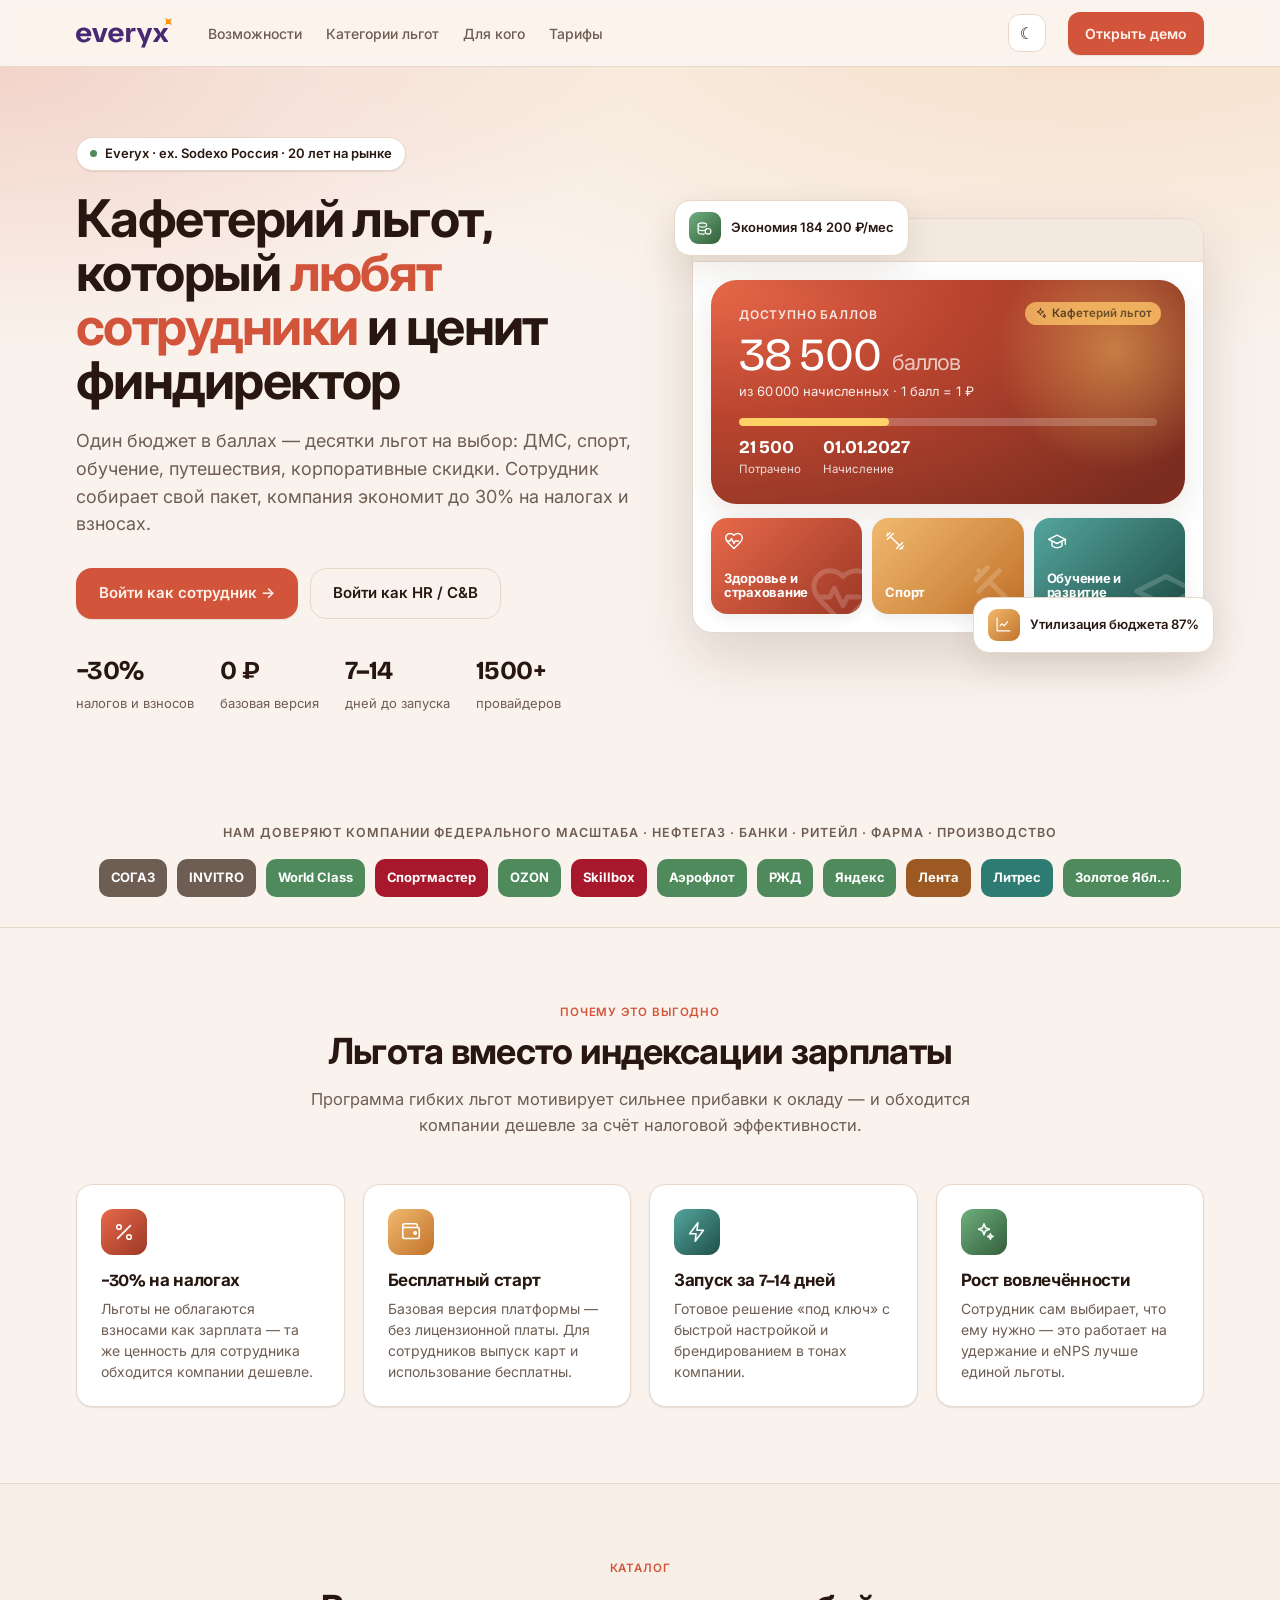
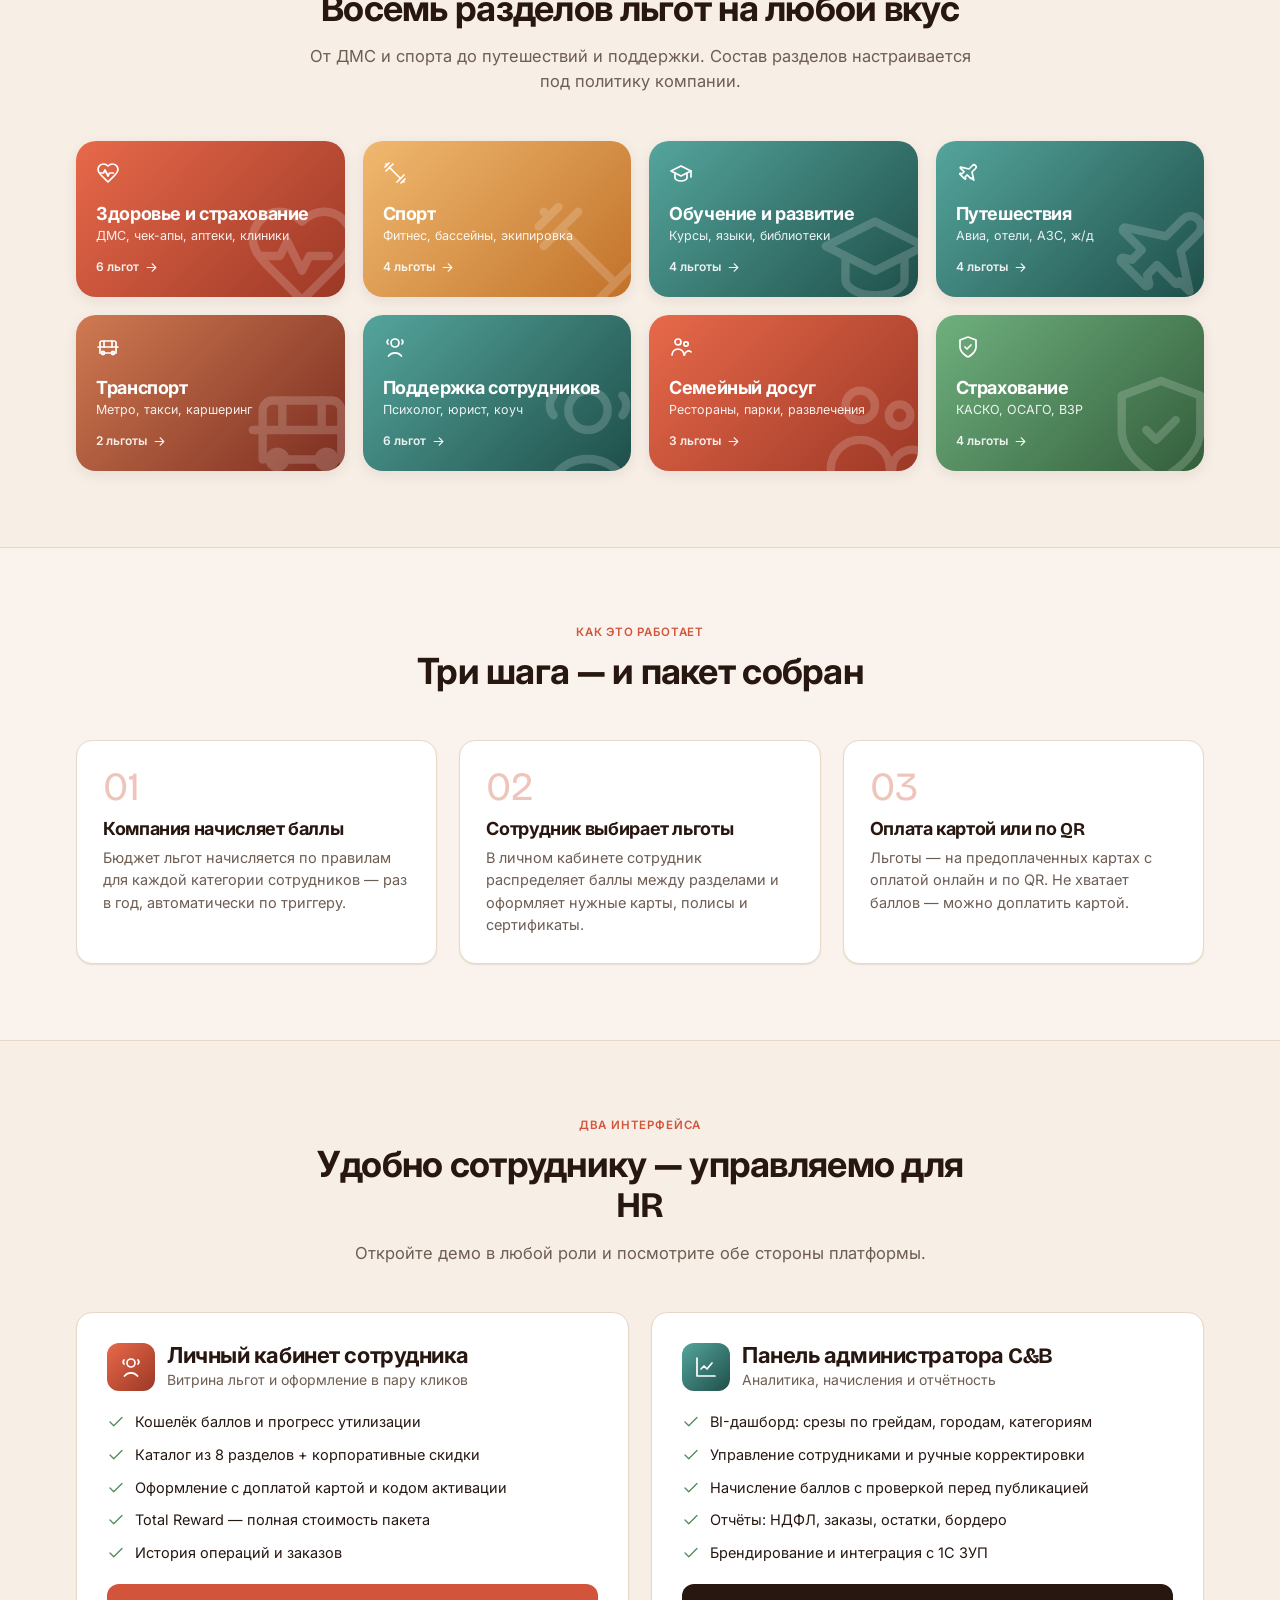
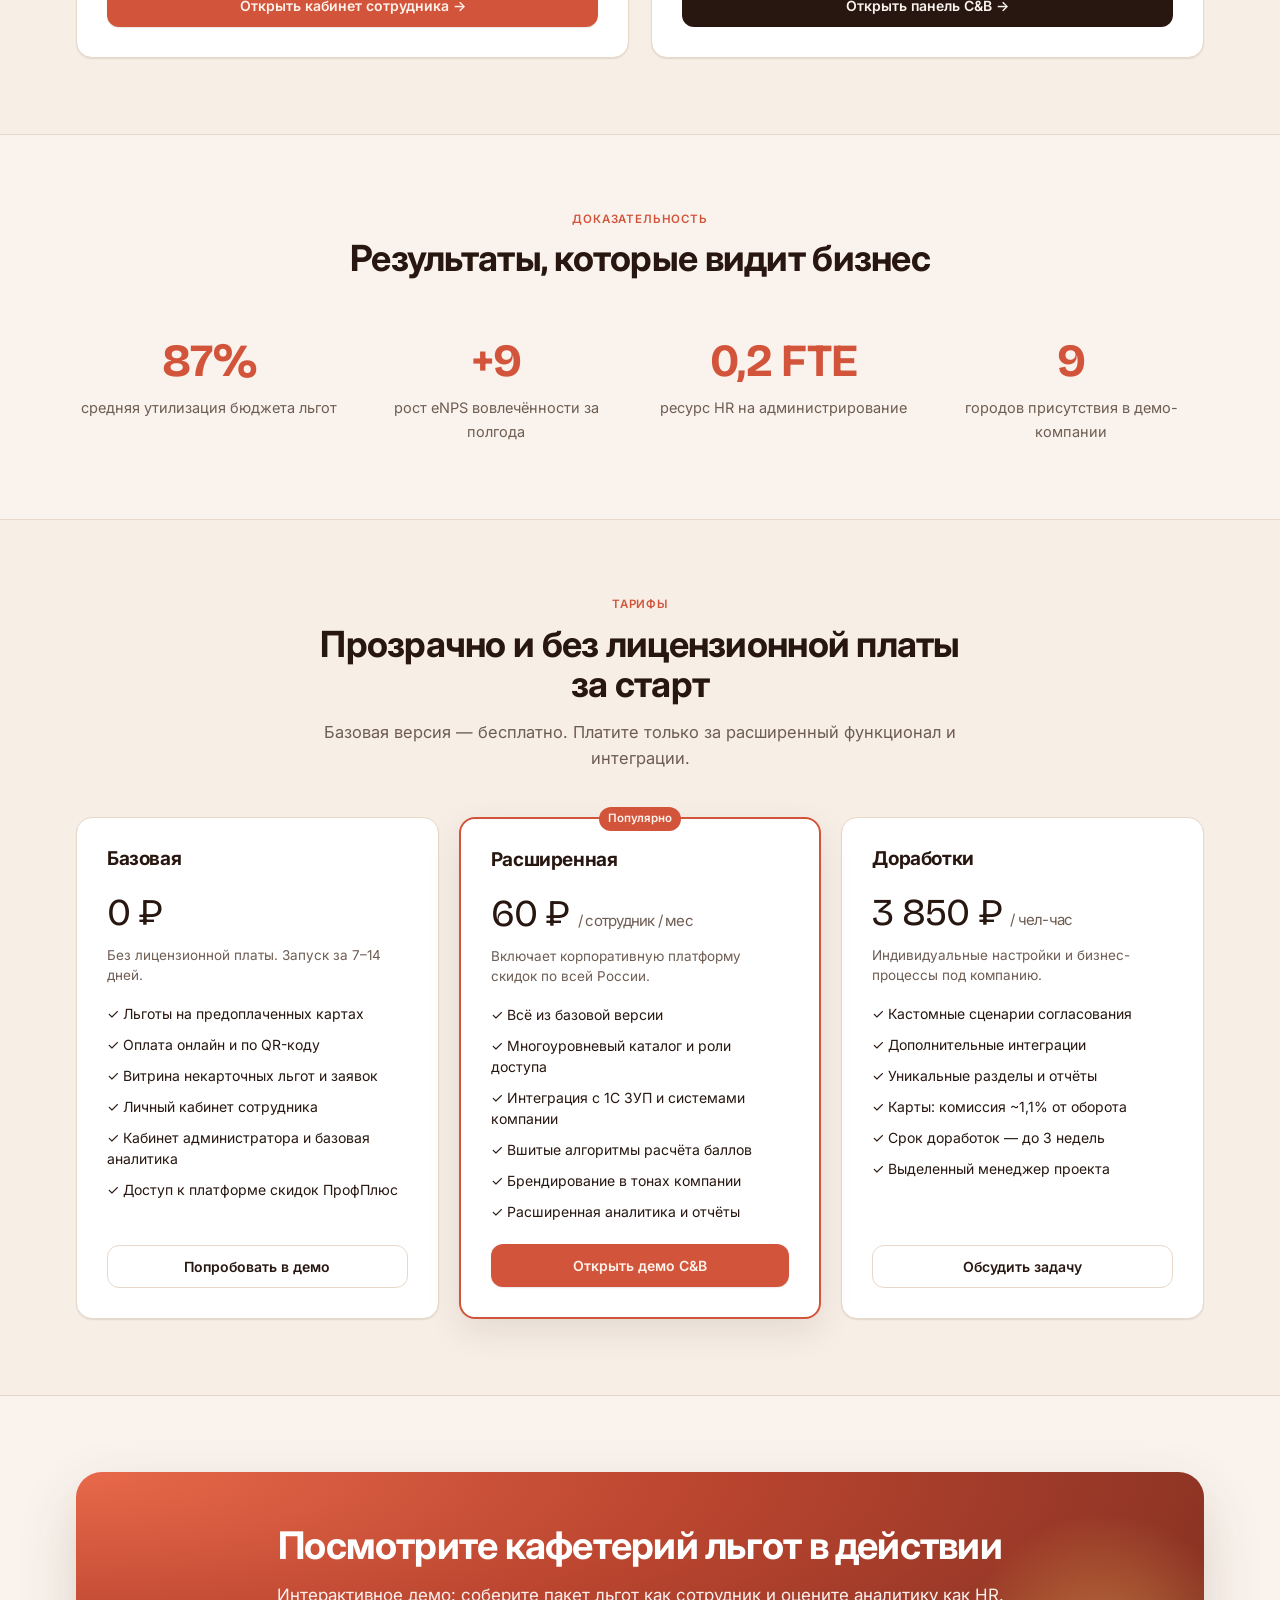
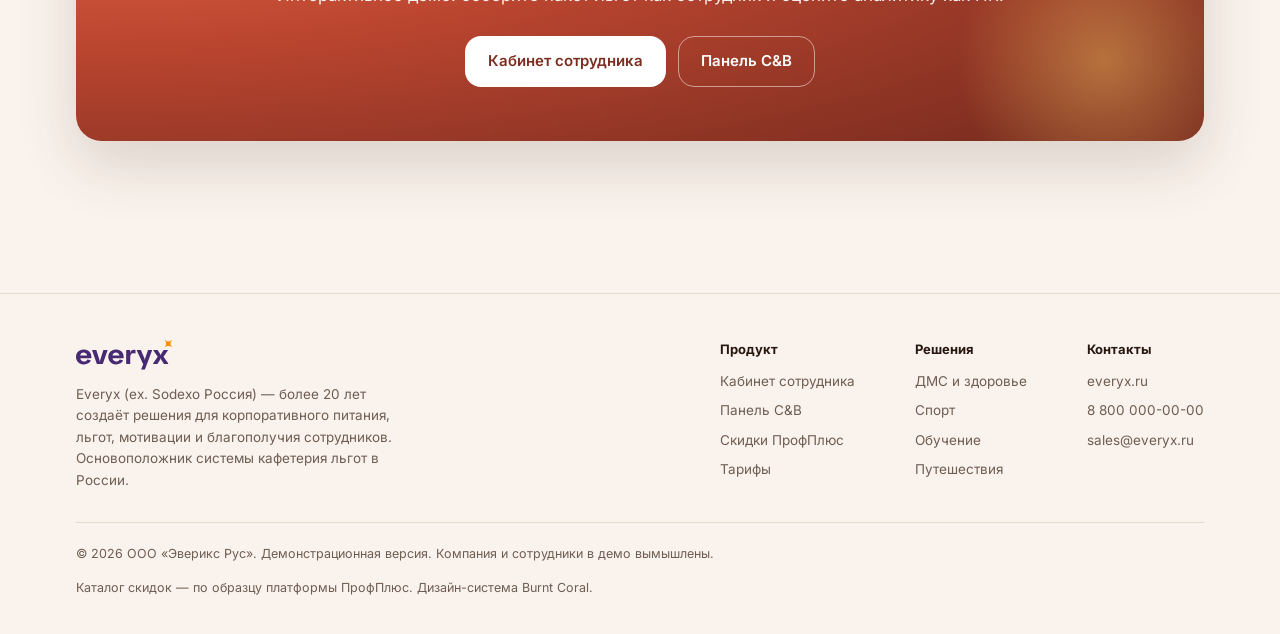
<file: index.html>
<!DOCTYPE html>
<html lang="ru">
<head>
  <meta charset="UTF-8" />
  <meta name="viewport" content="width=device-width, initial-scale=1.0" />
  <title>Everyx · Кафетерий льгот — платформа гибких льгот для сотрудников</title>
  <meta name="description" content="Everyx (ex. Sodexo Россия) — платформа гибких льгот: кафетерий льгот, корпоративные скидки, ДМС, спорт, обучение и путешествия. Бесплатная базовая версия, экономия до 30% на налогах." />
  <link rel="icon" href="assets/img/favicon.svg" />
  <link rel="preconnect" href="https://fonts.googleapis.com" />
  <link rel="preconnect" href="https://fonts.gstatic.com" crossorigin />
  <link href="https://fonts.googleapis.com/css2?family=Inter:wght@400;500;600;700&family=Bricolage+Grotesque:opsz,wght@12..96,500;12..96,600;12..96,700&family=JetBrains+Mono:wght@500&display=swap" rel="stylesheet" />
  <link rel="stylesheet" href="assets/css/tokens.css" />
  <link rel="stylesheet" href="assets/css/app.css" />
  <style>
    .l-wrap { max-width: 1180px; margin: 0 auto; padding: 0 26px; }
    section { margin: 0; }

    /* nav */
    .l-nav { position: sticky; top: 0; z-index: 50; backdrop-filter: saturate(1.4) blur(10px);
      background: color-mix(in srgb,var(--background) 82%, transparent); border-bottom: 1px solid var(--border); }
    .l-nav-in { display: flex; align-items: center; gap: 22px; height: 66px; }
    .l-nav .logo { height: 30px; }
    .l-nav-links { display: flex; gap: 24px; margin-left: 14px; }
    .l-nav-links a { font-size: 14px; font-weight: 500; color: var(--muted-foreground); }
    .l-nav-links a:hover { color: var(--foreground); }

    /* hero */
    .l-hero { position: relative; overflow: hidden; padding: 70px 0 80px;
      background:
        radial-gradient(120% 90% at 85% -10%, color-mix(in srgb,var(--honey) 26%, transparent), transparent 55%),
        radial-gradient(100% 80% at 0% 0%, color-mix(in srgb,var(--primary) 20%, transparent), transparent 50%); }
    .l-hero-grid { display: grid; grid-template-columns: 1.05fr .95fr; gap: 50px; align-items: center; }
    .l-eyebrow { display: inline-flex; align-items: center; gap: 8px; font-size: 13px; font-weight: 600;
      padding: 6px 13px; border-radius: 999px; background: var(--card); border: 1px solid var(--border); box-shadow: var(--shadow-sm); }
    .l-eyebrow .dot { background: var(--success); }
    .l-hero h1 { font-size: 52px; line-height: 1.04; margin: 22px 0 18px; letter-spacing: -.03em; }
    .l-hero h1 .hl { color: var(--primary); }
    .l-hero .lead { font-size: 18px; color: var(--muted-foreground); max-width: 560px; line-height: 1.55; }
    .l-hero-cta { display: flex; gap: 12px; flex-wrap: wrap; margin-top: 30px; }
    .l-hero-meta { display: flex; gap: 26px; flex-wrap: wrap; margin-top: 32px; }
    .l-hero-meta .m b { font-family: var(--font-display); font-size: 26px; display: block; letter-spacing: -.02em; }
    .l-hero-meta .m span { font-size: 13px; color: var(--muted-foreground); }

    /* hero mock (browser frame) */
    .mock { background: var(--card); border: 1px solid var(--border); border-radius: var(--r-xl); box-shadow: var(--shadow-xl); overflow: hidden; }
    .mock-bar { display: flex; align-items: center; gap: 7px; padding: 12px 14px; border-bottom: 1px solid var(--border); background: var(--secondary); }
    .mock-bar i { width: 11px; height: 11px; border-radius: 999px; background: var(--muted-foreground); opacity: .4; }
    .mock-bar .u { margin-left: 12px; font-size: 12px; color: var(--muted-foreground); font-family: var(--font-mono); }
    .mock-body { padding: 18px; display: flex; flex-direction: column; gap: 14px; }
    .mock-cats { display: grid; grid-template-columns: 1fr 1fr 1fr; gap: 10px; }
    .mock .cat-card { min-height: 96px; padding: 13px; border-radius: var(--r-lg); }
    .mock .cat-card h3 { font-size: 13px; } .mock .cat-card .c-count { display: none; }
    .mock .cat-card .c-ico .ico { width: 20px; height: 20px; } .mock .cat-card .c-art .ico { width: 70px; height: 70px; }
    .float-badge { position: absolute; background: var(--card); border: 1px solid var(--border); box-shadow: var(--shadow-lg);
      border-radius: var(--r-lg); padding: 11px 14px; display: flex; align-items: center; gap: 10px; font-size: 13px; font-weight: 600; }
    .float-badge .ic { width: 32px; height: 32px; border-radius: 9px; display: grid; place-items: center; color: #fff; }

    /* generic section */
    .l-sec { padding: 76px 0; }
    .l-sec.alt { background: color-mix(in srgb,var(--secondary) 50%, var(--background)); border-block: 1px solid var(--border); }
    .l-head { text-align: center; max-width: 680px; margin: 0 auto 46px; }
    .l-head .kicker { display: block; margin-bottom: 12px; color: var(--primary); }
    .l-head h2 { font-size: 36px; letter-spacing: -.02em; }
    .l-head p { color: var(--muted-foreground); margin-top: 14px; font-size: 16.5px; line-height: 1.55; }

    /* trust */
    .l-trust { padding: 30px 0; border-bottom: 1px solid var(--border); }
    .l-trust .lbl { text-align: center; font-size: 12.5px; color: var(--muted-foreground); margin-bottom: 16px; text-transform: uppercase; letter-spacing: .08em; font-weight: 600; }
    .l-trust .chips { display: flex; flex-wrap: wrap; gap: 10px; justify-content: center; }

    /* value cards */
    .l-values { display: grid; grid-template-columns: repeat(4,1fr); gap: 18px; }
    .val { padding: 24px; }
    .val .vi { width: 46px; height: 46px; border-radius: var(--r); display: grid; place-items: center; color: #fff; margin-bottom: 16px; }
    .val h3 { font-size: 17px; } .val p { color: var(--muted-foreground); font-size: 14px; margin-top: 8px; line-height: 1.5; }

    /* steps */
    .l-steps { display: grid; grid-template-columns: repeat(3,1fr); gap: 22px; }
    .l-step { padding: 26px; position: relative; }
    .l-step .num { font-family: var(--font-display); font-size: 40px; color: color-mix(in srgb,var(--primary) 35%,transparent); line-height: 1; }
    .l-step h3 { font-size: 18px; margin: 12px 0 8px; } .l-step p { color: var(--muted-foreground); font-size: 14.5px; line-height: 1.55; }

    /* roles split */
    .l-roles { display: grid; grid-template-columns: 1fr 1fr; gap: 22px; }
    .l-role { padding: 30px; display: flex; flex-direction: column; }
    .l-role .rt { display: flex; align-items: center; gap: 12px; }
    .l-role .ri { width: 48px; height: 48px; border-radius: var(--r); display: grid; place-items: center; color: #fff; }
    .l-role h3 { font-size: 22px; } .l-role .rs { color: var(--muted-foreground); font-size: 14px; }
    .l-role ul { list-style: none; margin: 20px 0; display: flex; flex-direction: column; gap: 11px; }
    .l-role li { display: flex; gap: 10px; font-size: 14.5px; align-items: flex-start; }
    .l-role li .ico { color: var(--success); flex: none; margin-top: 2px; width: 18px; height: 18px; }

    /* numbers */
    .l-nums { display: grid; grid-template-columns: repeat(4,1fr); gap: 22px; text-align: center; }
    .l-num b { font-family: var(--font-display); font-size: 46px; color: var(--primary); letter-spacing: -.02em; display: block; }
    .l-num span { color: var(--muted-foreground); font-size: 14.5px; }

    /* pricing */
    .l-pricing { display: grid; grid-template-columns: repeat(3,1fr); gap: 20px; align-items: stretch; }
    .price { padding: 30px; display: flex; flex-direction: column; }
    .price.feat { border: 2px solid var(--primary); box-shadow: var(--shadow-lg); position: relative; }
    .price.feat .ribbon { position: absolute; top: -12px; left: 50%; transform: translateX(-50%); }
    .price h3 { font-size: 19px; } .price .amt { font-family: var(--font-display); font-size: 38px; margin: 14px 0 4px; letter-spacing: -.02em; }
    .price .amt small { font-size: 15px; color: var(--muted-foreground); font-family: var(--font-text); }
    .price .pd { color: var(--muted-foreground); font-size: 13.5px; min-height: 38px; }
    .price ul { list-style: none; margin: 18px 0 22px; display: flex; flex-direction: column; gap: 10px; flex: 1; }
    .price li { display: flex; gap: 9px; font-size: 14px; align-items: flex-start; }
    .price li .ico { color: var(--success); flex: none; width: 17px; height: 17px; margin-top: 2px; }

    /* cta band */
    .l-cta { border-radius: var(--r-2xl); padding: 54px; text-align: center; color: #fff; position: relative; overflow: hidden;
      background: radial-gradient(120% 140% at 0% 0%, #e8694a, #bc4630 45%, #7c2d20); box-shadow: var(--shadow-xl); }
    .l-cta::after { content: ''; position: absolute; right: -60px; bottom: -80px; width: 320px; height: 320px; border-radius: 50%; background: radial-gradient(circle, rgba(255,209,102,.4), transparent 65%); }
    .l-cta h2 { font-size: 38px; position: relative; } .l-cta p { opacity: .92; margin-top: 14px; font-size: 17px; position: relative; }

    /* footer */
    .l-footer { border-top: 1px solid var(--border); padding: 46px 0 36px; margin-top: 76px; }
    .l-foot-grid { display: flex; justify-content: space-between; gap: 30px; flex-wrap: wrap; }
    .l-footer .logo { height: 30px; margin-bottom: 14px; }
    .l-footer .fmuted { color: var(--muted-foreground); font-size: 13.5px; max-width: 320px; line-height: 1.6; }
    .l-foot-cols { display: flex; gap: 60px; flex-wrap: wrap; }
    .l-foot-col b { font-size: 13px; display: block; margin-bottom: 12px; }
    .l-foot-col a { display: block; color: var(--muted-foreground); font-size: 13.5px; margin-bottom: 9px; }
    .l-foot-col a:hover { color: var(--primary); }
    .l-foot-legal { margin-top: 30px; padding-top: 22px; border-top: 1px solid var(--border); font-size: 12.5px; color: var(--muted-foreground); display: flex; justify-content: space-between; gap: 16px; flex-wrap: wrap; }

    .l-moburger { display: none; }
    @media (max-width: 940px) {
      .l-hero-grid { grid-template-columns: 1fr; gap: 36px; } .l-hero h1 { font-size: 40px; }
      .l-values, .l-nums { grid-template-columns: repeat(2,1fr); } .l-steps, .l-roles, .l-pricing { grid-template-columns: 1fr; }
      .l-nav-links { display: none; }
    }
    @media (max-width: 560px) { .l-hero h1 { font-size: 33px; } .l-head h2 { font-size: 28px; } .l-values { grid-template-columns: 1fr; } .l-cta { padding: 36px 22px; } .l-cta h2 { font-size: 28px; } }
  </style>
</head>
<body>

  <!-- NAV -->
  <header class="l-nav">
    <div class="l-wrap l-nav-in">
      <img class="evx-logo logo" src="assets/img/everyx-logo.svg" alt="Everyx" />
      <nav class="l-nav-links">
        <a href="#features">Возможности</a>
        <a href="#categories">Категории льгот</a>
        <a href="#roles">Для кого</a>
        <a href="#pricing">Тарифы</a>
      </nav>
      <div class="spacer"></div>
      <button class="iconbtn" id="themeBtn">☾</button>
      <a class="btn btn-primary" href="app.html#emp/dashboard">Открыть демо</a>
    </div>
  </header>

  <!-- HERO -->
  <section class="l-hero">
    <div class="l-wrap l-hero-grid">
      <div>
        <span class="l-eyebrow"><span class="dot"></span>Everyx · ex. Sodexo Россия · 20 лет на рынке</span>
        <h1>Кафетерий льгот, который <span class="hl">любят сотрудники</span> и ценит финдиректор</h1>
        <p class="lead">Один бюджет в баллах — десятки льгот на выбор: ДМС, спорт, обучение, путешествия, корпоративные скидки. Сотрудник собирает свой пакет, компания экономит до 30% на налогах и взносах.</p>
        <div class="l-hero-cta">
          <a class="btn btn-primary btn-lg" href="app.html#emp/dashboard">Войти как сотрудник →</a>
          <a class="btn btn-ghost btn-lg" href="app.html#adm/dashboard">Войти как HR / C&B</a>
        </div>
        <div class="l-hero-meta">
          <div class="m"><b>−30%</b><span>налогов и взносов</span></div>
          <div class="m"><b>0 ₽</b><span>базовая версия</span></div>
          <div class="m"><b>7–14</b><span>дней до запуска</span></div>
          <div class="m"><b>1500+</b><span>провайдеров</span></div>
        </div>
      </div>
      <div style="position:relative">
        <div class="mock" id="heroMock"></div>
        <div class="float-badge" style="top:-18px;left:-18px"><div class="ic" style="background:var(--h3)" id="fb1"></div>Экономия 184 200 ₽/мес</div>
        <div class="float-badge" style="bottom:-20px;right:-10px"><div class="ic" style="background:var(--h2)" id="fb2"></div>Утилизация бюджета 87%</div>
      </div>
    </div>
  </section>

  <!-- TRUST -->
  <section class="l-trust">
    <div class="l-wrap">
      <div class="lbl">Нам доверяют компании федерального масштаба · нефтегаз · банки · ритейл · фарма · производство</div>
      <div class="chips" id="trustChips"></div>
    </div>
  </section>

  <!-- VALUES -->
  <section class="l-sec" id="features">
    <div class="l-wrap">
      <div class="l-head"><span class="kicker">Почему это выгодно</span><h2>Льгота вместо индексации зарплаты</h2>
        <p>Программа гибких льгот мотивирует сильнее прибавки к окладу — и обходится компании дешевле за счёт налоговой эффективности.</p></div>
      <div class="l-values" id="valGrid"></div>
    </div>
  </section>

  <!-- CATEGORIES -->
  <section class="l-sec alt" id="categories">
    <div class="l-wrap">
      <div class="l-head"><span class="kicker">Каталог</span><h2>Восемь разделов льгот на любой вкус</h2>
        <p>От ДМС и спорта до путешествий и поддержки. Состав разделов настраивается под политику компании.</p></div>
      <div class="grid g4" id="catGrid"></div>
    </div>
  </section>

  <!-- HOW -->
  <section class="l-sec">
    <div class="l-wrap">
      <div class="l-head"><span class="kicker">Как это работает</span><h2>Три шага — и пакет собран</h2></div>
      <div class="l-steps">
        <div class="card l-step"><div class="num">01</div><h3>Компания начисляет баллы</h3><p>Бюджет льгот начисляется по правилам для каждой категории сотрудников — раз в год, автоматически по триггеру.</p></div>
        <div class="card l-step"><div class="num">02</div><h3>Сотрудник выбирает льготы</h3><p>В личном кабинете сотрудник распределяет баллы между разделами и оформляет нужные карты, полисы и сертификаты.</p></div>
        <div class="card l-step"><div class="num">03</div><h3>Оплата картой или по QR</h3><p>Льготы — на предоплаченных картах с оплатой онлайн и по QR. Не хватает баллов — можно доплатить картой.</p></div>
      </div>
    </div>
  </section>

  <!-- ROLES -->
  <section class="l-sec alt" id="roles">
    <div class="l-wrap">
      <div class="l-head"><span class="kicker">Два интерфейса</span><h2>Удобно сотруднику — управляемо для HR</h2>
        <p>Откройте демо в любой роли и посмотрите обе стороны платформы.</p></div>
      <div class="l-roles">
        <div class="card l-role">
          <div class="rt"><div class="ri" style="background:var(--h4)" id="roleEmpIco"></div><div><h3>Личный кабинет сотрудника</h3><div class="rs">Витрина льгот и оформление в пару кликов</div></div></div>
          <ul id="roleEmpList"></ul>
          <a class="btn btn-primary btn-block" href="app.html#emp/dashboard">Открыть кабинет сотрудника →</a>
        </div>
        <div class="card l-role">
          <div class="rt"><div class="ri" style="background:var(--h6)" id="roleAdmIco"></div><div><h3>Панель администратора C&B</h3><div class="rs">Аналитика, начисления и отчётность</div></div></div>
          <ul id="roleAdmList"></ul>
          <a class="btn btn-dark btn-block" href="app.html#adm/dashboard">Открыть панель C&B →</a>
        </div>
      </div>
    </div>
  </section>

  <!-- NUMBERS -->
  <section class="l-sec">
    <div class="l-wrap">
      <div class="l-head"><span class="kicker">Доказательность</span><h2>Результаты, которые видит бизнес</h2></div>
      <div class="l-nums">
        <div class="l-num"><b>87%</b><span>средняя утилизация бюджета льгот</span></div>
        <div class="l-num"><b>+9</b><span>рост eNPS вовлечённости за полгода</span></div>
        <div class="l-num"><b>0,2 FTE</b><span>ресурс HR на администрирование</span></div>
        <div class="l-num"><b>9</b><span>городов присутствия в демо-компании</span></div>
      </div>
    </div>
  </section>

  <!-- PRICING -->
  <section class="l-sec alt" id="pricing">
    <div class="l-wrap">
      <div class="l-head"><span class="kicker">Тарифы</span><h2>Прозрачно и без лицензионной платы за старт</h2>
        <p>Базовая версия — бесплатно. Платите только за расширенный функционал и интеграции.</p></div>
      <div class="l-pricing">
        <div class="card price">
          <h3>Базовая</h3><div class="amt">0 ₽</div><div class="pd">Без лицензионной платы. Запуск за 7–14 дней.</div>
          <ul>
            <li>✓ Льготы на предоплаченных картах</li>
            <li>✓ Оплата онлайн и по QR-коду</li>
            <li>✓ Витрина некарточных льгот и заявок</li>
            <li>✓ Личный кабинет сотрудника</li>
            <li>✓ Кабинет администратора и базовая аналитика</li>
            <li>✓ Доступ к платформе скидок ПрофПлюс</li>
          </ul>
          <a class="btn btn-ghost btn-block" href="app.html#emp/dashboard">Попробовать в демо</a>
        </div>
        <div class="card price feat">
          <span class="badge badge-primary ribbon">Популярно</span>
          <h3>Расширенная</h3><div class="amt">60 ₽ <small>/ сотрудник / мес</small></div><div class="pd">Включает корпоративную платформу скидок по всей России.</div>
          <ul>
            <li>✓ Всё из базовой версии</li>
            <li>✓ Многоуровневый каталог и роли доступа</li>
            <li>✓ Интеграция с 1С ЗУП и системами компании</li>
            <li>✓ Вшитые алгоритмы расчёта баллов</li>
            <li>✓ Брендирование в тонах компании</li>
            <li>✓ Расширенная аналитика и отчёты</li>
          </ul>
          <a class="btn btn-primary btn-block" href="app.html#adm/dashboard">Открыть демо C&B</a>
        </div>
        <div class="card price">
          <h3>Доработки</h3><div class="amt">3 850 ₽ <small>/ чел-час</small></div><div class="pd">Индивидуальные настройки и бизнес-процессы под компанию.</div>
          <ul>
            <li>✓ Кастомные сценарии согласования</li>
            <li>✓ Дополнительные интеграции</li>
            <li>✓ Уникальные разделы и отчёты</li>
            <li>✓ Карты: комиссия ~1,1% от оборота</li>
            <li>✓ Срок доработок — до 3 недель</li>
            <li>✓ Выделенный менеджер проекта</li>
          </ul>
          <a class="btn btn-ghost btn-block" href="#contacts">Обсудить задачу</a>
        </div>
      </div>
    </div>
  </section>

  <!-- CTA -->
  <section class="l-sec">
    <div class="l-wrap">
      <div class="l-cta">
        <h2>Посмотрите кафетерий льгот в действии</h2>
        <p>Интерактивное демо: соберите пакет льгот как сотрудник и оцените аналитику как HR.</p>
        <div class="l-hero-cta" style="justify-content:center;margin-top:28px">
          <a class="btn btn-lg" style="background:#fff;color:#7c2d20" href="app.html#emp/dashboard">Кабинет сотрудника</a>
          <a class="btn btn-lg btn-ghost" style="color:#fff;border-color:rgba(255,255,255,.5)" href="app.html#adm/dashboard">Панель C&B</a>
        </div>
      </div>
    </div>
  </section>

  <!-- FOOTER -->
  <footer class="l-footer" id="contacts">
    <div class="l-wrap">
      <div class="l-foot-grid">
        <div>
          <img class="evx-logo logo" src="assets/img/everyx-logo.svg" alt="Everyx" />
          <p class="fmuted">Everyx (ex. Sodexo Россия) — более 20 лет создаёт решения для корпоративного питания, льгот, мотивации и благополучия сотрудников. Основоположник системы кафетерия льгот в России.</p>
        </div>
        <div class="l-foot-cols">
          <div class="l-foot-col"><b>Продукт</b>
            <a href="app.html#emp/dashboard">Кабинет сотрудника</a><a href="app.html#adm/dashboard">Панель C&B</a><a href="app.html#emp/discounts">Скидки ПрофПлюс</a><a href="#pricing">Тарифы</a></div>
          <div class="l-foot-col"><b>Решения</b>
            <a href="app.html#emp/section/health">ДМС и здоровье</a><a href="app.html#emp/section/sport">Спорт</a><a href="app.html#emp/section/education">Обучение</a><a href="app.html#emp/section/travel">Путешествия</a></div>
          <div class="l-foot-col"><b>Контакты</b>
            <a href="https://everyx.ru" target="_blank">everyx.ru</a><a href="tel:88000000000">8 800 000-00-00</a><a href="mailto:sales@everyx.ru">sales@everyx.ru</a></div>
        </div>
      </div>
      <div class="l-foot-legal">
        <span>© 2026 ООО «Эверикс Рус». Демонстрационная версия. Компания и сотрудники в демо вымышлены.</span>
        <span>Каталог скидок — по образцу платформы ПрофПлюс. Дизайн-система Burnt Coral.</span>
      </div>
    </div>
  </footer>

  <script src="assets/js/icons.js"></script>
  <script src="assets/js/data.js"></script>
  <script src="assets/js/ui.js"></script>
  <script>
    (function () {
      var D = window.DB, U = window.UI;
      // theme
      try { if (localStorage.getItem('evx-theme') === 'dark') document.documentElement.classList.add('dark'); } catch (e) {}
      function syncLogos() {
        var dark = document.documentElement.classList.contains('dark');
        document.querySelectorAll('.evx-logo').forEach(function (i) { i.src = 'assets/img/everyx-logo' + (dark ? '-dark' : '') + '.svg'; });
        var tb = document.getElementById('themeBtn'); if (tb) tb.textContent = dark ? '☀' : '☾';
      }
      syncLogos();
      document.getElementById('themeBtn').addEventListener('click', function () {
        var dark = document.documentElement.classList.toggle('dark');
        try { localStorage.setItem('evx-theme', dark ? 'dark' : 'light'); } catch (e) {}
        syncLogos();
      });

      // hero mock — self-contained wallet preview
      function walletMock() {
        var u = D.user, pct = Math.round(u.spent / u.allocated * 100);
        return '<div class="wallet"><span class="badge badge-honey w-badge">' + ICON('sparkles', 12) + ' Кафетерий льгот</span>' +
          '<div class="w-k">Доступно баллов</div>' +
          '<div class="w-bal">' + U.fmt(u.balance) + ' <small>баллов</small></div>' +
          '<div class="w-sub">из ' + U.fmt(u.allocated) + ' начисленных · 1 балл = 1 ₽</div>' +
          '<div class="w-bar"><i data-w="' + pct + '" style="width:0%"></i></div>' +
          '<div class="w-row"><div class="w-stat"><b>' + U.fmt(u.spent) + '</b><span>Потрачено</span></div>' +
          '<div class="w-stat"><b>' + u.accrualNext + '</b><span>Начисление</span></div></div></div>';
      }
      document.getElementById('heroMock').innerHTML =
        '<div class="mock-bar"><i></i><i></i><i></i><span class="u">everyx.ru/cafeteria</span></div>' +
        '<div class="mock-body">' + walletMock() +
        '<div class="mock-cats">' + D.sections.slice(0, 3).map(function (s) {
          return '<a class="cat-card hue-' + s.hue + '"><div class="c-art">' + ICON(s.icon, 24) + '</div><div class="c-ico">' + ICON(s.icon, 24) + '</div><h3>' + U.esc(s.name) + '</h3></a>';
        }).join('') + '</div></div>';
      U.animateBars(document.getElementById('heroMock'));
      document.getElementById('fb1').innerHTML = ICON('coins', 17);
      document.getElementById('fb2').innerHTML = ICON('chart', 17);

      // trust chips
      document.getElementById('trustChips').innerHTML = D.partners.map(function (p) { return U.brandChip(p); }).join('');

      // value cards
      var vals = [
        ['percent', 'h4', '−30% на налогах', 'Льготы не облагаются взносами как зарплата — та же ценность для сотрудника обходится компании дешевле.'],
        ['wallet', 'h2', 'Бесплатный старт', 'Базовая версия платформы — без лицензионной платы. Для сотрудников выпуск карт и использование бесплатны.'],
        ['bolt', 'h6', 'Запуск за 7–14 дней', 'Готовое решение «под ключ» с быстрой настройкой и брендированием в тонах компании.'],
        ['sparkles', 'h3', 'Рост вовлечённости', 'Сотрудник сам выбирает, что ему нужно — это работает на удержание и eNPS лучше единой льготы.'],
      ];
      document.getElementById('valGrid').innerHTML = vals.map(function (v) {
        return '<div class="card val"><div class="vi" style="background:var(--' + v[1] + ')">' + ICON(v[0], 22) + '</div><h3>' + v[2] + '</h3><p>' + v[3] + '</p></div>';
      }).join('');

      // categories
      document.getElementById('catGrid').innerHTML = D.sections.map(function (s) {
        return '<a class="cat-card hue-' + s.hue + '" href="app.html#emp/section/' + s.id + '"><div class="c-art">' + ICON(s.icon, 24) + '</div>' +
          '<div class="c-ico">' + ICON(s.icon, 24) + '</div><div><h3>' + U.esc(s.name) + '</h3><p>' + U.esc(s.tagline) + '</p>' +
          '<div class="c-count">' + s.items.length + ' ' + U.plural(s.items.length, ['льгота', 'льготы', 'льгот']) + ' ' + ICON('arrowR', 14) + '</div></div></a>';
      }).join('');

      // roles
      document.getElementById('roleEmpIco').innerHTML = ICON('support', 24);
      document.getElementById('roleAdmIco').innerHTML = ICON('chart', 24);
      var empF = ['Кошелёк баллов и прогресс утилизации', 'Каталог из 8 разделов + корпоративные скидки', 'Оформление с доплатой картой и кодом активации', 'Total Reward — полная стоимость пакета', 'История операций и заказов'];
      var admF = ['BI-дашборд: срезы по грейдам, городам, категориям', 'Управление сотрудниками и ручные корректировки', 'Начисление баллов с проверкой перед публикацией', 'Отчёты: НДФЛ, заказы, остатки, бордеро', 'Брендирование и интеграция с 1С ЗУП'];
      document.getElementById('roleEmpList').innerHTML = empF.map(function (t) { return '<li>' + ICON('check', 18) + U.esc(t) + '</li>'; }).join('');
      document.getElementById('roleAdmList').innerHTML = admF.map(function (t) { return '<li>' + ICON('check', 18) + U.esc(t) + '</li>'; }).join('');
    })();
  </script>
</body>
</html>
</file>
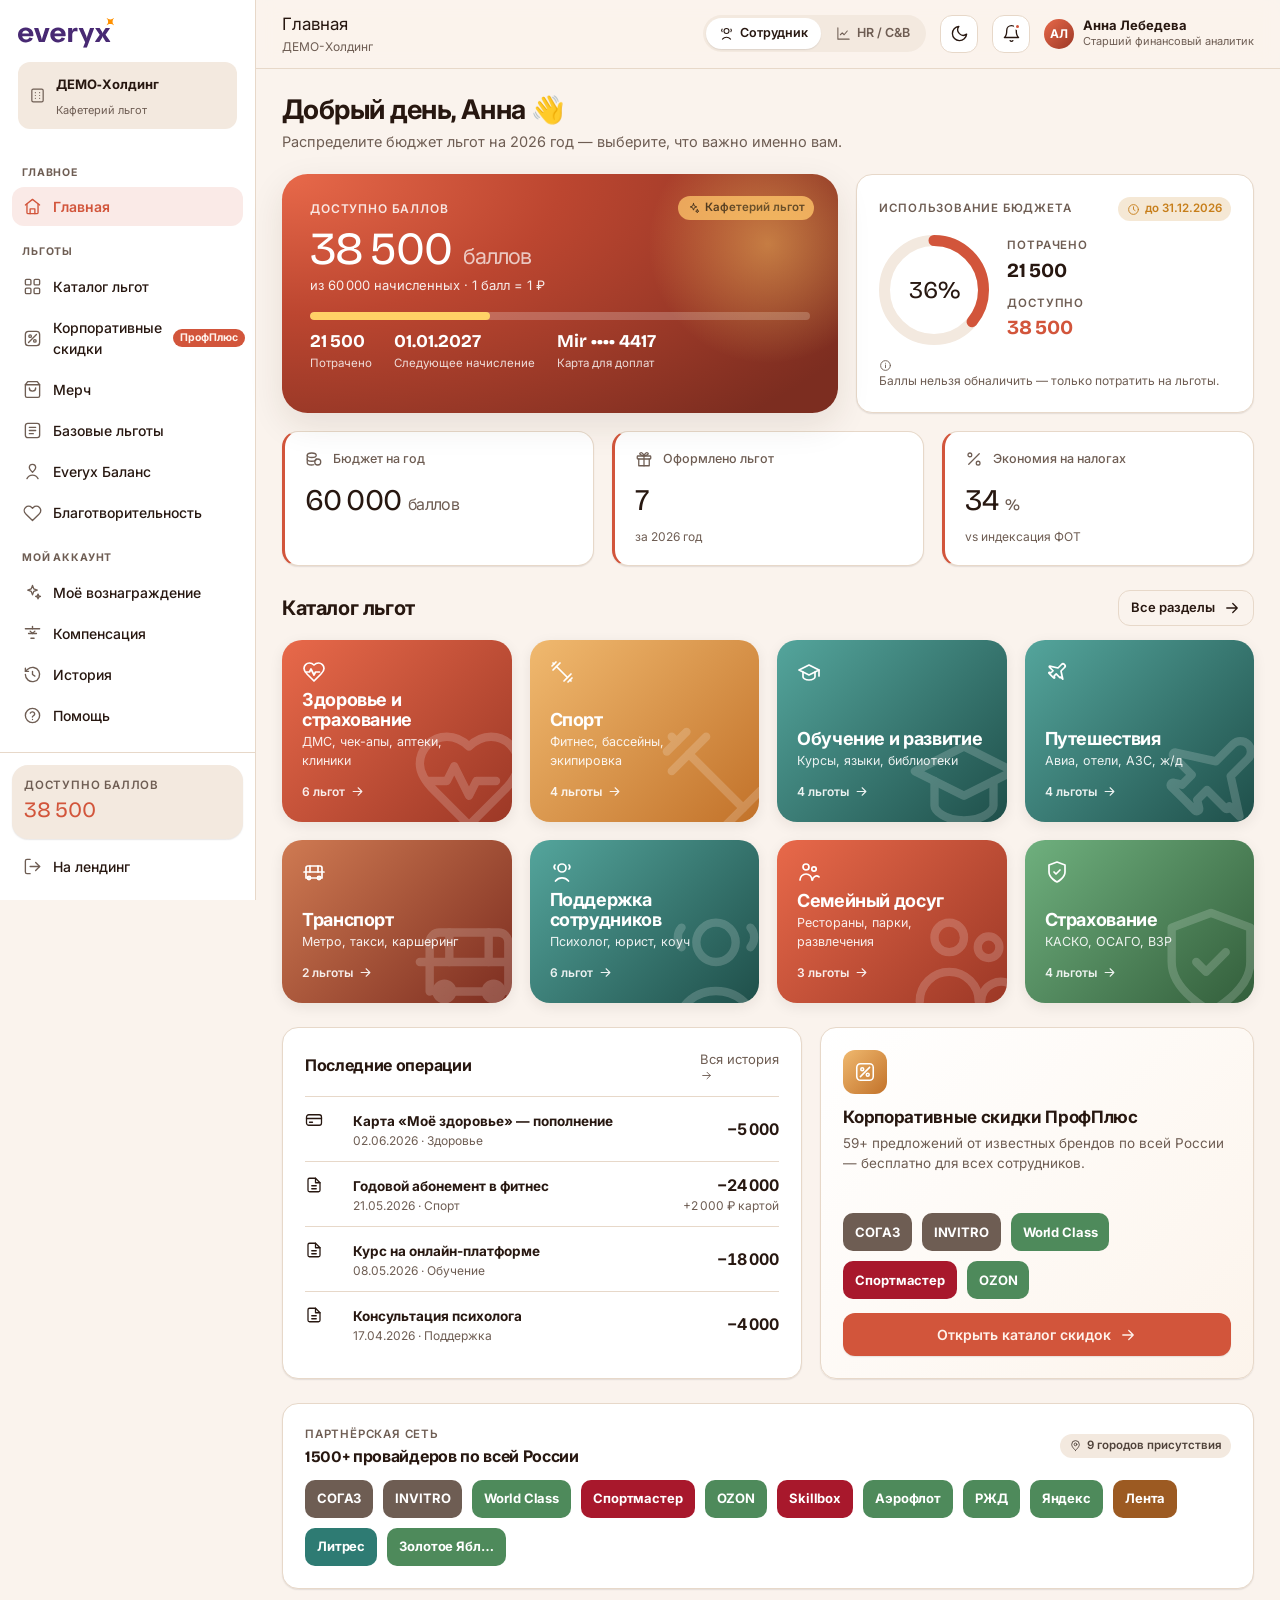
<file: app.html>
<!DOCTYPE html>
<html lang="ru">
<head>
  <meta charset="UTF-8" />
  <meta name="viewport" content="width=device-width, initial-scale=1.0" />
  <title>Everyx · Кафетерий льгот — демо</title>
  <meta name="description" content="Демо платформы гибких льгот Everyx — кафетерий льгот для сотрудников и панель администратора C&B." />
  <link rel="icon" href="assets/img/favicon.svg" />
  <link rel="preconnect" href="https://fonts.googleapis.com" />
  <link rel="preconnect" href="https://fonts.gstatic.com" crossorigin />
  <link href="https://fonts.googleapis.com/css2?family=Inter:wght@400;500;600;700&family=Bricolage+Grotesque:opsz,wght@12..96,500;12..96,600;12..96,700&family=JetBrains+Mono:wght@500;600&display=swap" rel="stylesheet" />
  <link rel="stylesheet" href="assets/css/tokens.css" />
  <link rel="stylesheet" href="assets/css/app.css" />
</head>
<body>
  <div id="app"></div>

  <script src="assets/js/icons.js"></script>
  <script src="assets/js/data.js"></script>
  <script src="assets/js/ui.js"></script>
  <script src="assets/js/employee.js"></script>
  <script src="assets/js/admin.js"></script>
  <script src="assets/js/app.js"></script>
</body>
</html>
</file>
<file: assets/css/tokens.css>
/**
 * shadcn/ui theme — Burnt Coral.
 * Generated from @meal-pay/design-tokens (keep in sync with src/tokens.ts).
 *
 * Web usage (Next.js admin), in app/globals.css:
 *   @import "@meal-pay/design-tokens/tokens.css";
 *   @tailwind base;
 *   @tailwind components;
 *   @tailwind utilities;
 *
 * Dark mode: add class="dark" on <html> (next-themes or manual).
 */

:root {
  /* surfaces */
  --background: #faf3ed; /* sand-50 */
  --foreground: #271710; /* sand-900 */
  --card: #ffffff;
  --card-foreground: #271710;
  --popover: #ffffff;
  --popover-foreground: #271710;

  /* brand */
  --primary: #d2553b; /* coral-500 · Burnt Coral */
  --primary-foreground: #fff2eb;

  /* neutral UI roles */
  --secondary: #f3e9df; /* sand-100 */
  --secondary-foreground: #4f423a; /* sand-700 */
  --muted: #f3e9df;
  --muted-foreground: #6e5d53; /* sand-600 */
  --accent: #f3e9df; /* subtle hover bg — NOT the brand honey */
  --accent-foreground: #4f423a;

  /* status */
  --destructive: #c81e36; /* danger-500 (cooler crimson, distinct from coral) */
  --destructive-foreground: #ffffff;

  /* lines & focus */
  --border: #e7d8c9; /* sand-200 */
  --input: #e7d8c9;
  --ring: #d2553b;

  --radius: 0.75rem;

  /* ---- brand extras (beyond base shadcn) ---- */
  --honey: #e9a35b; /* honey-400 secondary accent */
  --success: #4e8a5b;
  --success-foreground: #f2f7f3;
  --warning: #c77e1a;
  --warning-foreground: #ffffff;
  --info: #2e7b73;
  --info-foreground: #ffffff;

  /* charts (warm, in-family) */
  --chart-1: #d2553b; /* coral */
  --chart-2: #e9a35b; /* honey */
  --chart-3: #4e8a5b; /* success green */
  --chart-4: #b14a2c; /* clay */
  --chart-5: #91806f; /* sand-500 */
}

.dark {
  --background: #1a0f0b;
  --foreground: #f4e8e0;
  --card: #251712;
  --card-foreground: #f4e8e0;
  --popover: #251712;
  --popover-foreground: #f4e8e0;

  --primary: #e8694a; /* dark-tuned Burnt Coral */
  --primary-foreground: #2a0e07;

  --secondary: #342a24; /* sand-800 */
  --secondary-foreground: #f3e9df;
  --muted: #342a24;
  --muted-foreground: #ac978b;
  --accent: #342a24;
  --accent-foreground: #f3e9df;

  --destructive: #e14256;
  --destructive-foreground: #2a0e07;

  --border: #2f1f18;
  --input: #2f1f18;
  --ring: #e8694a;

  --honey: #e9a35b;
  --success: #6fb07e;
  --success-foreground: #0e1a12;
  --warning: #deaa45;
  --warning-foreground: #261a07;
  --info: #43938b;
  --info-foreground: #0e1a18;

  --chart-1: #e8694a;
  --chart-2: #e9a35b;
  --chart-3: #6fb07e;
  --chart-4: #d26a45;
  --chart-5: #b6a18e;
}
</file>
<file: assets/css/app.css>
/* ============================================================================
   Everyx — Кафетерий льгот · demo styles
   Дизайн-система Burnt Coral (assets/css/tokens.css)
   ========================================================================== */

/* ---- fonts / tokens extension ----------------------------------------- */
:root {
  --font-text: 'Inter', -apple-system, BlinkMacSystemFont, 'Segoe UI', system-ui, sans-serif;
  --font-display: 'Bricolage Grotesque', 'Inter', system-ui, sans-serif;
  --font-mono: 'JetBrains Mono', ui-monospace, monospace;

  --shadow-sm: 0 1px 2px rgba(38,23,16,.06), 0 1px 1px rgba(38,23,16,.04);
  --shadow-md: 0 4px 14px rgba(38,23,16,.08);
  --shadow-lg: 0 12px 34px rgba(60,40,20,.10);
  --shadow-xl: 0 24px 60px rgba(60,40,20,.16);

  --r-sm: .5rem; --r: .75rem; --r-lg: 1rem; --r-xl: 1.25rem; --r-2xl: 1.6rem;
  --maxw: 1240px;

  /* hue gradients for category art / accents */
  --h2: linear-gradient(135deg,#f0b96f,#c2722a);   /* honey  */
  --h3: linear-gradient(135deg,#6fb07e,#335e3b);   /* success */
  --h4: linear-gradient(135deg,#e8694a,#9c3826);   /* coral  */
  --h5: linear-gradient(135deg,#b6a18e,#4f423a);   /* sand   */
  --h6: linear-gradient(135deg,#54a59c,#1f4f4a);   /* teal   */
  --h7: linear-gradient(135deg,#cf7a52,#7c2d20);   /* clay   */
}

* { box-sizing: border-box; margin: 0; padding: 0; }
html { scroll-behavior: smooth; }
body {
  font-family: var(--font-text);
  background: var(--background);
  color: var(--foreground);
  -webkit-font-smoothing: antialiased;
  line-height: 1.5;
  transition: background .25s ease, color .25s ease;
}
a { color: inherit; text-decoration: none; }
button { font: inherit; cursor: pointer; }
img, svg { display: block; }
.ico { flex: none; }
.mono { font-family: var(--font-mono); font-variant-numeric: tabular-nums; }
.tnum { font-variant-numeric: tabular-nums; }
h1,h2,h3,h4 { font-family: var(--font-display); letter-spacing: -.02em; line-height: 1.12; }
::selection { background: color-mix(in srgb, var(--primary) 28%, transparent); }

/* scrollbar */
*::-webkit-scrollbar { width: 10px; height: 10px; }
*::-webkit-scrollbar-thumb { background: color-mix(in srgb,var(--muted-foreground) 30%, transparent); border-radius: 999px; border: 2px solid var(--background); }
*::-webkit-scrollbar-thumb:hover { background: color-mix(in srgb,var(--muted-foreground) 50%, transparent); }

/* ============================ buttons ================================== */
.btn {
  display: inline-flex; align-items: center; justify-content: center; gap: 8px;
  font-size: 14px; font-weight: 600; border-radius: var(--r);
  padding: 10px 16px; border: 1px solid transparent; white-space: nowrap;
  transition: filter .15s ease, transform .08s ease, background .15s ease, border-color .15s;
}
.btn:hover { filter: brightness(.96); }
.btn:active { transform: translateY(1px); }
.btn .ico { width: 18px; height: 18px; }
.btn-primary { background: var(--primary); color: var(--primary-foreground); box-shadow: var(--shadow-sm); }
.btn-secondary { background: var(--secondary); color: var(--secondary-foreground); }
.btn-ghost { background: transparent; color: var(--foreground); border-color: var(--border); }
.btn-ghost:hover { background: var(--secondary); filter: none; }
.btn-outline { background: var(--card); color: var(--primary); border-color: color-mix(in srgb,var(--primary) 40%, var(--border)); }
.btn-dark { background: var(--foreground); color: var(--background); }
.btn-lg { padding: 13px 22px; font-size: 15px; border-radius: var(--r-lg); }
.btn-sm { padding: 7px 12px; font-size: 13px; }
.btn-block { width: 100%; }
.btn[disabled] { opacity: .5; cursor: not-allowed; filter: none; transform: none; }
.btn-icon { padding: 9px; border-radius: var(--r); }

/* ============================ badges / chips =========================== */
.badge { display: inline-flex; align-items: center; gap: 5px; font-size: 11.5px; font-weight: 600; padding: 3px 9px; border-radius: 999px; line-height: 1.5; }
.badge .ico { width: 13px; height: 13px; }
.badge-primary { background: var(--primary); color: var(--primary-foreground); }
.badge-honey { background: var(--honey); color: #2a1810; }
.badge-soft { background: var(--secondary); color: var(--secondary-foreground); }
.badge-success { background: color-mix(in srgb,var(--success) 16%, transparent); color: var(--success); }
.badge-warning { background: color-mix(in srgb,var(--warning) 18%, transparent); color: var(--warning); }
.badge-info { background: color-mix(in srgb,var(--info) 16%, transparent); color: var(--info); }
.badge-outline { border: 1px solid var(--border); color: var(--muted-foreground); }
.badge-free { background: color-mix(in srgb,var(--success) 16%, transparent); color: var(--success); }

.chip { display: inline-flex; align-items: center; gap: 6px; font-size: 13px; font-weight: 500;
  padding: 7px 13px; border-radius: 999px; border: 1px solid var(--border); background: var(--card);
  color: var(--foreground); transition: all .15s ease; cursor: pointer; }
.chip:hover { border-color: color-mix(in srgb,var(--primary) 40%, var(--border)); }
.chip.active { background: var(--primary); color: var(--primary-foreground); border-color: var(--primary); }
.chip .ico { width: 15px; height: 15px; }

/* status dot */
.dot { width: 7px; height: 7px; border-radius: 999px; display: inline-block; }
.dot-ok { background: var(--success); } .dot-warn { background: var(--warning); } .dot-bad { background: var(--destructive); } .dot-muted { background: var(--muted-foreground); }

/* ============================ cards =================================== */
.card { background: var(--card); color: var(--card-foreground); border: 1px solid var(--border); border-radius: var(--r-lg); box-shadow: var(--shadow-sm); }
.card-pad { padding: 22px; }
.card-hover { transition: transform .15s ease, box-shadow .15s ease, border-color .15s; }
.card-hover:hover { transform: translateY(-3px); box-shadow: var(--shadow-lg); border-color: color-mix(in srgb,var(--primary) 22%, var(--border)); }

.kicker { font-size: 11.5px; text-transform: uppercase; letter-spacing: .07em; color: var(--muted-foreground); font-weight: 600; }
.muted { color: var(--muted-foreground); }
.divider { height: 1px; background: var(--border); border: 0; }

/* ============================ inputs ================================== */
.field { display: block; }
.field > label, .lbl { display: block; font-size: 13px; font-weight: 500; margin-bottom: 6px; }
.input, .select, .textarea {
  width: 100%; font: inherit; font-size: 14px; padding: 11px 13px; border-radius: var(--r);
  border: 1px solid var(--input); background: var(--card); color: var(--foreground); transition: border-color .15s, box-shadow .15s;
}
.textarea { resize: vertical; min-height: 84px; }
.input:focus, .select:focus, .textarea:focus { outline: none; border-color: var(--primary); box-shadow: 0 0 0 3px color-mix(in srgb,var(--ring) 22%, transparent); }
.input::placeholder { color: var(--muted-foreground); }
.input-wrap { position: relative; }
.input-wrap .ico { position: absolute; left: 12px; top: 50%; transform: translateY(-50%); width: 18px; height: 18px; color: var(--muted-foreground); }
.input-wrap .input { padding-left: 40px; }
.hint { font-size: 12px; color: var(--muted-foreground); margin-top: 6px; }

/* toggle switch */
.switch { position: relative; width: 42px; height: 24px; border-radius: 999px; background: var(--border); transition: background .18s; flex: none; border: 0; }
.switch::after { content: ''; position: absolute; top: 3px; left: 3px; width: 18px; height: 18px; border-radius: 999px; background: #fff; box-shadow: var(--shadow-sm); transition: transform .18s; }
.switch.on { background: var(--primary); } .switch.on::after { transform: translateX(18px); }

/* ============================ avatar ================================= */
.avatar { width: 40px; height: 40px; border-radius: 50%; display: grid; place-items: center; font-weight: 700; font-size: 14px; color: #fff; background: var(--h4); flex: none; }
.avatar-sm { width: 30px; height: 30px; font-size: 12px; }
.avatar-lg { width: 56px; height: 56px; font-size: 19px; }

/* ============================ progress =============================== */
.bar { height: 8px; border-radius: 999px; background: var(--secondary); overflow: hidden; }
.bar > i { display: block; height: 100%; background: var(--primary); border-radius: 999px; transition: width .6s cubic-bezier(.22,1,.36,1); }
.bar.honey > i { background: var(--honey); }
.bar.success > i { background: var(--success); }

/* ring (svg-based, see ui.js) */
.ring-wrap { position: relative; display: grid; place-items: center; }
.ring-wrap .ring-label { position: absolute; text-align: center; }

/* ============================ table ================================== */
.tbl { width: 100%; border-collapse: collapse; font-size: 13.5px; }
.tbl th { text-align: left; padding: 11px 12px; color: var(--muted-foreground); font-weight: 600; font-size: 11px; text-transform: uppercase; letter-spacing: .05em; border-bottom: 1px solid var(--border); white-space: nowrap; }
.tbl td { padding: 13px 12px; border-bottom: 1px solid var(--border); vertical-align: middle; }
.tbl tr:last-child td { border-bottom: 0; }
.tbl tbody tr { transition: background .12s; }
.tbl tbody tr:hover { background: color-mix(in srgb,var(--secondary) 55%, transparent); }
.tbl .amt { font-variant-numeric: tabular-nums; font-weight: 600; }
.tbl-wrap { overflow-x: auto; border-radius: var(--r-lg); }

/* ============================ alert ================================= */
.alert { display: flex; gap: 11px; padding: 13px 15px; border-radius: var(--r); font-size: 13.5px; line-height: 1.45; border: 1px solid; }
.alert .ico { width: 18px; height: 18px; flex: none; margin-top: 1px; }
.alert b { font-weight: 600; }
.alert-success { background: color-mix(in srgb,var(--success) 10%, transparent); border-color: color-mix(in srgb,var(--success) 30%, transparent); }
.alert-info { background: color-mix(in srgb,var(--info) 10%, transparent); border-color: color-mix(in srgb,var(--info) 28%, transparent); }
.alert-warning { background: color-mix(in srgb,var(--warning) 12%, transparent); border-color: color-mix(in srgb,var(--warning) 32%, transparent); }

/* ============================ layout grid =========================== */
.grid { display: grid; gap: 18px; }
.g2 { grid-template-columns: repeat(2,1fr); }
.g3 { grid-template-columns: repeat(3,1fr); }
.g4 { grid-template-columns: repeat(4,1fr); }
.row { display: flex; gap: 12px; align-items: center; }
.wrap-row { display: flex; gap: 10px; flex-wrap: wrap; align-items: center; }
.between { display: flex; align-items: center; justify-content: space-between; gap: 14px; }
.spacer { flex: 1; }
.stack { display: flex; flex-direction: column; gap: 4px; }

/* =====================================================================
   APP SHELL (sidebar + topbar)
   ===================================================================== */
.shell { display: grid; grid-template-columns: 256px 1fr; min-height: 100vh; }
.sidebar { background: var(--card); border-right: 1px solid var(--border); display: flex; flex-direction: column; position: sticky; top: 0; height: 100vh; }
.sb-head { padding: 18px 18px 14px; }
.sb-logo { height: 30px; width: auto; }
.sb-company { margin-top: 14px; display: flex; align-items: center; gap: 10px; padding: 9px 11px; border-radius: var(--r); background: var(--secondary); }
.sb-company .ico { width: 17px; height: 17px; color: var(--muted-foreground); }
.sb-company b { font-size: 13px; font-family: var(--font-display); }
.sb-company span { font-size: 11px; color: var(--muted-foreground); }
.sb-nav { flex: 1; overflow-y: auto; padding: 6px 12px 16px; }
.sb-group { font-size: 10.5px; text-transform: uppercase; letter-spacing: .08em; color: var(--muted-foreground); font-weight: 700; padding: 16px 10px 7px; }
.sb-link { display: flex; align-items: center; gap: 11px; padding: 9px 11px; border-radius: var(--r); font-size: 14px; font-weight: 500; color: var(--foreground); margin-bottom: 2px; transition: background .12s, color .12s; position: relative; }
.sb-link .ico { width: 19px; height: 19px; color: var(--muted-foreground); transition: color .12s; }
.sb-link:hover { background: var(--secondary); }
.sb-link.active { background: color-mix(in srgb,var(--primary) 12%, transparent); color: var(--primary); font-weight: 600; }
.sb-link.active .ico { color: var(--primary); }
.sb-link .tag { margin-left: auto; font-size: 10.5px; font-weight: 700; padding: 1px 7px; border-radius: 999px; background: var(--primary); color: var(--primary-foreground); }
.sb-foot { padding: 12px; border-top: 1px solid var(--border); }

.main { min-width: 0; display: flex; flex-direction: column; }
.topbar { position: sticky; top: 0; z-index: 30; display: flex; align-items: center; gap: 14px;
  padding: 12px 26px; background: color-mix(in srgb,var(--background) 82%, transparent);
  backdrop-filter: saturate(1.4) blur(10px); border-bottom: 1px solid var(--border); }
.topbar .tb-title { font-family: var(--font-display); font-size: 17px; }
.topbar .tb-sub { font-size: 12px; color: var(--muted-foreground); }
.iconbtn { display: grid; place-items: center; width: 38px; height: 38px; border-radius: var(--r); border: 1px solid var(--border); background: var(--card); color: var(--foreground); transition: background .12s, border-color .12s; position: relative; }
.iconbtn:hover { background: var(--secondary); }
.iconbtn .ico { width: 19px; height: 19px; }
.iconbtn .ping { position: absolute; top: 7px; right: 8px; width: 7px; height: 7px; border-radius: 999px; background: var(--primary); border: 2px solid var(--card); }
.content { padding: 26px; max-width: var(--maxw); width: 100%; margin: 0 auto; }

/* role switch in topbar */
.roleswitch { display: inline-flex; padding: 3px; background: var(--secondary); border-radius: 999px; gap: 2px; }
.roleswitch a { font-size: 12.5px; font-weight: 600; padding: 6px 13px; border-radius: 999px; color: var(--muted-foreground); display: inline-flex; align-items: center; gap: 6px; }
.roleswitch a .ico { width: 15px; height: 15px; }
.roleswitch a.active { background: var(--card); color: var(--foreground); box-shadow: var(--shadow-sm); }

/* page header */
.page-head { margin-bottom: 22px; }
.page-head h1 { font-size: 27px; }
.page-head p { color: var(--muted-foreground); margin-top: 6px; font-size: 14.5px; max-width: 720px; }
.breadcrumb { display: flex; align-items: center; gap: 7px; font-size: 13px; color: var(--muted-foreground); margin-bottom: 12px; }
.breadcrumb a:hover { color: var(--primary); }
.breadcrumb .ico { width: 14px; height: 14px; }

/* =====================================================================
   WALLET / balance hero
   ===================================================================== */
.wallet { position: relative; overflow: hidden; color: #fff; border-radius: var(--r-2xl); padding: 26px 28px;
  background: radial-gradient(120% 140% at 0% 0%, #e8694a 0%, #bc4630 42%, #7c2d20 100%); box-shadow: var(--shadow-lg); }
.wallet::after { content: ''; position: absolute; right: -60px; top: -60px; width: 260px; height: 260px; border-radius: 50%;
  background: radial-gradient(circle, rgba(255,209,102,.45), transparent 65%); }
.wallet .w-k { font-size: 12px; text-transform: uppercase; letter-spacing: .07em; opacity: .85; font-weight: 600; }
.wallet .w-bal { font-family: var(--font-display); font-size: 46px; line-height: 1; margin: 8px 0 4px; letter-spacing: -.02em; }
.wallet .w-bal small { font-size: 22px; opacity: .7; }
.wallet .w-sub { font-size: 13px; opacity: .9; }
.wallet .w-bar { height: 8px; border-radius: 999px; background: rgba(255,255,255,.22); overflow: hidden; margin: 16px 0 8px; }
.wallet .w-bar > i { display: block; height: 100%; background: #ffd166; border-radius: 999px; transition: width .8s cubic-bezier(.22,1,.36,1); }
.wallet .w-row { display: flex; gap: 22px; flex-wrap: wrap; margin-top: 4px; position: relative; }
.wallet .w-stat b { font-family: var(--font-display); font-size: 18px; }
.wallet .w-stat span { font-size: 11.5px; opacity: .82; display: block; }
.wallet .w-badge { position: absolute; top: 22px; right: 24px; }

/* stat tiles */
.stat { padding: 18px 20px; }
.stat .s-top { display: flex; align-items: center; gap: 10px; color: var(--muted-foreground); }
.stat .s-top .ico { width: 18px; height: 18px; }
.stat .s-top span { font-size: 12.5px; font-weight: 500; }
.stat .s-val { font-family: var(--font-display); font-size: 30px; margin-top: 10px; letter-spacing: -.02em; }
.stat .s-val small { font-size: 16px; color: var(--muted-foreground); }
.stat .s-delta { font-size: 12px; margin-top: 5px; display: inline-flex; align-items: center; gap: 4px; }
.stat .s-delta.up { color: var(--success); } .stat .s-delta.down { color: var(--destructive); }
.stat .s-delta .ico { width: 13px; height: 13px; }
.stat-accent { border-left: 3px solid var(--primary); }

/* =====================================================================
   CATEGORY (section) cards — gradient art
   ===================================================================== */
.cat-card { position: relative; overflow: hidden; border-radius: var(--r-xl); padding: 20px; min-height: 156px;
  display: flex; flex-direction: column; justify-content: space-between; color: #fff; cursor: pointer;
  transition: transform .16s ease, box-shadow .16s ease; box-shadow: var(--shadow-md); }
.cat-card:hover { transform: translateY(-4px); box-shadow: var(--shadow-xl); }
.cat-card .c-ico { width: 30px; height: 30px; }
.cat-card .c-art { position: absolute; right: -16px; bottom: -18px; opacity: .18; }
.cat-card .c-art .ico { width: 118px; height: 118px; }
.cat-card h3 { font-size: 18px; position: relative; }
.cat-card p { font-size: 12.5px; opacity: .9; margin-top: 3px; position: relative; }
.cat-card .c-count { position: relative; font-size: 12px; opacity: .9; display: inline-flex; align-items: center; gap: 5px; margin-top: 12px; font-weight: 600; }
.cat-card .c-count .ico { width: 15px; height: 15px; }
.hue-2 { background: var(--h2); } .hue-3 { background: var(--h3); } .hue-4 { background: var(--h4); }
.hue-5 { background: var(--h5); } .hue-6 { background: var(--h6); } .hue-7 { background: var(--h7); }

/* small category pill icon (for section header) */
.sec-hero { position: relative; overflow: hidden; border-radius: var(--r-xl); padding: 26px 28px; color: #fff; box-shadow: var(--shadow-md); }
.sec-hero .ico-big { position: absolute; right: 18px; bottom: -22px; opacity: .2; }
.sec-hero .ico-big .ico { width: 150px; height: 150px; }
.sec-hero h1 { font-size: 28px; position: relative; }
.sec-hero p { font-size: 14px; opacity: .92; margin-top: 8px; max-width: 640px; position: relative; }

/* =====================================================================
   BENEFIT cards
   ===================================================================== */
.ben-card { display: flex; flex-direction: column; overflow: hidden; }
.ben-top { padding: 18px 18px 0; display: flex; align-items: flex-start; gap: 12px; }
.ben-ico { width: 44px; height: 44px; border-radius: var(--r); display: grid; place-items: center; color: #fff; flex: none; }
.ben-ico .ico { width: 22px; height: 22px; }
.ben-body { padding: 14px 18px 18px; flex: 1; display: flex; flex-direction: column; }
.ben-card h3 { font-size: 15.5px; }
.ben-card .b-short { font-size: 13px; color: var(--muted-foreground); margin-top: 6px; flex: 1; }
.ben-covers { display: flex; flex-wrap: wrap; gap: 5px; margin-top: 12px; }
.ben-covers span { font-size: 11px; padding: 3px 8px; border-radius: 999px; background: var(--secondary); color: var(--secondary-foreground); }
.ben-foot { display: flex; align-items: center; justify-content: space-between; margin-top: 14px; gap: 10px; }
.ben-price { font-family: var(--font-display); font-size: 18px; }
.ben-price small { font-size: 12px; color: var(--muted-foreground); font-family: var(--font-text); font-weight: 400; }
.ben-price.free { color: var(--success); }

/* =====================================================================
   DISCOUNT (ProfPlus) cards
   ===================================================================== */
.disc-card { padding: 16px; display: flex; flex-direction: column; gap: 12px; position: relative; }
.disc-top { display: flex; align-items: center; justify-content: space-between; }
.brandchip { display: inline-flex; align-items: center; justify-content: center; height: 38px; min-width: 38px; padding: 0 12px;
  border-radius: 10px; font-weight: 700; font-size: 13px; color: #fff; letter-spacing: -.01em; }
.disc-deal { font-family: var(--font-display); font-size: 19px; color: var(--primary); }
.disc-card .d-brand { font-weight: 600; font-size: 14px; }
.disc-card .d-cat { font-size: 12px; color: var(--muted-foreground); }
.disc-card .d-note { font-size: 12px; color: var(--muted-foreground); }
.fav { color: var(--muted-foreground); background: var(--card); border: 1px solid var(--border); width: 32px; height: 32px; border-radius: 999px; display: grid; place-items: center; flex: none; transition: color .12s, border-color .12s; }
.fav .ico { width: 15px; height: 15px; }
.fav.on { color: var(--primary); border-color: color-mix(in srgb,var(--primary) 40%, var(--border)); }

/* brand logo tile — real favicon with monogram fallback */
.blogo { border-radius: 10px; background: #fff; border: 1px solid var(--border); display: grid; place-items: center; overflow: hidden; flex: none; position: relative; }
.blogo img { width: 72%; height: 72%; object-fit: contain; }
.blogo-mono { display: none; color: #fff; font-weight: 700; font-size: 14px; letter-spacing: .01em; }
.blogo-fb { border: 0; }
.blogo-fb .blogo-mono { display: block; }

/* merch product illustration area */
.merch-art { aspect-ratio: 4/3; display: grid; place-items: center; border-radius: var(--r-lg) var(--r-lg) 0 0; position: relative; overflow: hidden; }
.merch-art .m-corner { position: absolute; top: 10px; left: 10px; }

/* =====================================================================
   MODAL / drawer / toast
   ===================================================================== */
.overlay { position: fixed; inset: 0; background: rgba(26,15,11,.55); backdrop-filter: blur(3px); z-index: 100;
  display: grid; place-items: center; padding: 22px; opacity: 0; animation: fade .18s ease forwards; }
@keyframes fade { to { opacity: 1; } }
.modal { background: var(--card); color: var(--card-foreground); border-radius: var(--r-xl); box-shadow: var(--shadow-xl);
  width: 100%; max-width: 520px; max-height: 90vh; overflow: auto; transform: translateY(8px) scale(.98); animation: pop .2s cubic-bezier(.22,1,.36,1) forwards; }
.modal.wide { max-width: 760px; }
@keyframes pop { to { transform: none; } }
.modal-head { padding: 20px 22px; border-bottom: 1px solid var(--border); display: flex; align-items: flex-start; justify-content: space-between; gap: 14px; position: sticky; top: 0; background: var(--card); z-index: 2; }
.modal-head h3 { font-size: 18px; }
.modal-head p { font-size: 13px; color: var(--muted-foreground); margin-top: 3px; }
.modal-body { padding: 22px; }
.modal-foot { padding: 16px 22px; border-top: 1px solid var(--border); display: flex; gap: 10px; justify-content: flex-end; position: sticky; bottom: 0; background: var(--card); }

.toast-wrap { position: fixed; right: 22px; bottom: 22px; z-index: 200; display: flex; flex-direction: column; gap: 10px; }
.toast { display: flex; align-items: flex-start; gap: 11px; background: var(--card); border: 1px solid var(--border); border-radius: var(--r);
  box-shadow: var(--shadow-lg); padding: 13px 15px; min-width: 280px; max-width: 380px; transform: translateX(20px); opacity: 0;
  animation: toastin .25s cubic-bezier(.22,1,.36,1) forwards; }
@keyframes toastin { to { transform: none; opacity: 1; } }
.toast.out { animation: toastout .25s ease forwards; }
@keyframes toastout { to { transform: translateX(20px); opacity: 0; } }
.toast .t-ico { width: 34px; height: 34px; border-radius: 999px; display: grid; place-items: center; flex: none; }
.toast .t-ico .ico { width: 18px; height: 18px; }
.toast b { font-size: 13.5px; } .toast span { font-size: 12.5px; color: var(--muted-foreground); }

/* =====================================================================
   CHARTS
   ===================================================================== */
.chart-bars { display: flex; align-items: flex-end; gap: 10px; height: 150px; }
.chart-bars .cb { flex: 1; display: flex; flex-direction: column; align-items: center; gap: 7px; height: 100%; justify-content: flex-end; }
.chart-bars .cb i { width: 100%; max-width: 34px; background: var(--primary); border-radius: 6px 6px 3px 3px; transition: height .7s cubic-bezier(.22,1,.36,1); display: block; }
.chart-bars .cb.alt i { background: var(--honey); }
.chart-bars .cb span { font-size: 11px; color: var(--muted-foreground); }
.chart-bars .cb b { font-size: 11px; font-weight: 600; }

.hbars { display: flex; flex-direction: column; gap: 12px; }
.hbar { display: grid; grid-template-columns: 130px 1fr 46px; align-items: center; gap: 12px; font-size: 13px; }
.hbar .hb-track { height: 9px; border-radius: 999px; background: var(--secondary); overflow: hidden; }
.hbar .hb-track > i { display: block; height: 100%; background: var(--primary); border-radius: 999px; transition: width .7s cubic-bezier(.22,1,.36,1); }
.hbar .hb-val { text-align: right; font-weight: 600; font-variant-numeric: tabular-nums; }

.legend { display: flex; flex-wrap: wrap; gap: 12px 18px; margin-top: 14px; }
.legend .lg { display: flex; align-items: center; gap: 7px; font-size: 12.5px; }
.legend .lg i { width: 11px; height: 11px; border-radius: 3px; }

/* =====================================================================
   STEP / flow (checkout)
   ===================================================================== */
.steps { display: flex; align-items: center; gap: 8px; }
.steps .st { display: flex; align-items: center; gap: 8px; font-size: 12.5px; color: var(--muted-foreground); }
.steps .st .n { width: 22px; height: 22px; border-radius: 999px; display: grid; place-items: center; font-size: 11px; font-weight: 700; background: var(--secondary); }
.steps .st.active .n { background: var(--primary); color: var(--primary-foreground); }
.steps .st.active { color: var(--foreground); font-weight: 600; }
.steps .ln { flex: 1; height: 1px; background: var(--border); min-width: 16px; }

/* amount picker */
.amount-box { text-align: center; padding: 6px 0; }
.amount-box .av { font-family: var(--font-display); font-size: 40px; }
.amount-box .av small { font-size: 20px; color: var(--muted-foreground); }
.range { width: 100%; -webkit-appearance: none; appearance: none; height: 6px; border-radius: 999px; background: var(--secondary); outline: none; }
.range::-webkit-slider-thumb { -webkit-appearance: none; width: 22px; height: 22px; border-radius: 50%; background: var(--primary); cursor: pointer; box-shadow: var(--shadow-sm); border: 3px solid var(--card); }

/* virtual card preview */
.vcard { position: relative; overflow: hidden; border-radius: var(--r-lg); padding: 18px; color: #fff; aspect-ratio: 1.6/1; max-width: 320px;
  background: linear-gradient(135deg,#3a2018,#1a0f0b); box-shadow: var(--shadow-lg); display: flex; flex-direction: column; justify-content: space-between; }
.vcard::after { content: ''; position: absolute; right: -40px; top: -40px; width: 160px; height: 160px; border-radius: 50%; background: radial-gradient(circle,rgba(232,105,74,.5),transparent 70%); }
.vcard .vc-logo { height: 22px; position: relative; }
.vcard .vc-num { font-family: var(--font-mono); font-size: 16px; letter-spacing: 2px; position: relative; }
.vcard .vc-foot { display: flex; justify-content: space-between; align-items: flex-end; position: relative; font-size: 12px; }
.vcard .vc-foot b { font-size: 15px; font-family: var(--font-display); }

/* accordion */
.acc { border: 1px solid var(--border); border-radius: var(--r); overflow: hidden; background: var(--card); }
.acc + .acc { margin-top: 10px; }
.acc-head { display: flex; align-items: center; justify-content: space-between; gap: 12px; padding: 15px 17px; cursor: pointer; font-weight: 500; font-size: 14.5px; }
.acc-head .ico { width: 18px; height: 18px; color: var(--muted-foreground); transition: transform .2s; }
.acc.open .acc-head .ico { transform: rotate(180deg); }
.acc-body { padding: 0 17px; max-height: 0; overflow: hidden; transition: max-height .25s ease, padding .25s ease; color: var(--muted-foreground); font-size: 13.5px; line-height: 1.6; }
.acc.open .acc-body { padding: 0 17px 16px; max-height: 320px; }

/* tabs */
.tabs { display: inline-flex; gap: 2px; padding: 3px; background: var(--secondary); border-radius: var(--r); margin-bottom: 18px; }
.tabs a { font-size: 13px; font-weight: 600; padding: 8px 15px; border-radius: calc(var(--r) - 3px); color: var(--muted-foreground); }
.tabs a.active { background: var(--card); color: var(--foreground); box-shadow: var(--shadow-sm); }

/* empty section list link */
.list-row { display: flex; align-items: center; gap: 14px; padding: 14px 16px; border: 1px solid var(--border); border-radius: var(--r); background: var(--card); transition: border-color .12s, background .12s; }
.list-row:hover { border-color: color-mix(in srgb,var(--primary) 30%, var(--border)); }
.list-row .lr-ico { width: 40px; height: 40px; border-radius: var(--r); background: var(--secondary); display: grid; place-items: center; color: var(--primary); flex: none; }
.list-row .lr-ico .ico { width: 20px; height: 20px; }

/* confetti */
.confetti { position: fixed; inset: 0; pointer-events: none; z-index: 300; overflow: hidden; }
.confetti i { position: absolute; width: 9px; height: 14px; top: -20px; border-radius: 2px; animation: fall linear forwards; }
@keyframes fall { to { transform: translateY(105vh) rotate(620deg); opacity: .9; } }

/* utility spacing */
.mt6{margin-top:6px}.mt10{margin-top:10px}.mt14{margin-top:14px}.mt18{margin-top:18px}.mt24{margin-top:24px}
.mb6{margin-bottom:6px}.mb10{margin-bottom:10px}.mb14{margin-bottom:14px}.mb18{margin-bottom:18px}.mb24{margin-bottom:24px}

/* =====================================================================
   RESPONSIVE
   ===================================================================== */
.menu-btn { display: none; }
@media (max-width: 1080px) { .g4 { grid-template-columns: repeat(2,1fr); } .g3 { grid-template-columns: repeat(2,1fr); } }
@media (max-width: 920px) {
  .shell { grid-template-columns: 1fr; }
  .sidebar { position: fixed; left: 0; top: 0; z-index: 80; width: 270px; transform: translateX(-100%); transition: transform .22s ease; }
  .sidebar.open { transform: none; box-shadow: var(--shadow-xl); }
  .menu-btn { display: grid; }
  .scrim { position: fixed; inset: 0; background: rgba(26,15,11,.45); z-index: 70; }
  .content { padding: 18px; }
  .topbar { padding: 11px 16px; }
}
@media (max-width: 680px) {
  /* !important overrides inline grid-template-columns on dashboard/reward/faq rows */
  .grid.g2, .grid.g3, .grid.g4 { grid-template-columns: 1fr !important; }
  .hbar { grid-template-columns: 96px 1fr 40px; }
  .wallet .w-bal { font-size: 38px; }
  .wallet .w-row { gap: 16px; }
  .roleswitch a span { display: none; }
  .tb-sub { display: none; }
  .page-head h1 { font-size: 23px; }
  .sec-hero h1 { font-size: 23px; }
}
</file>
